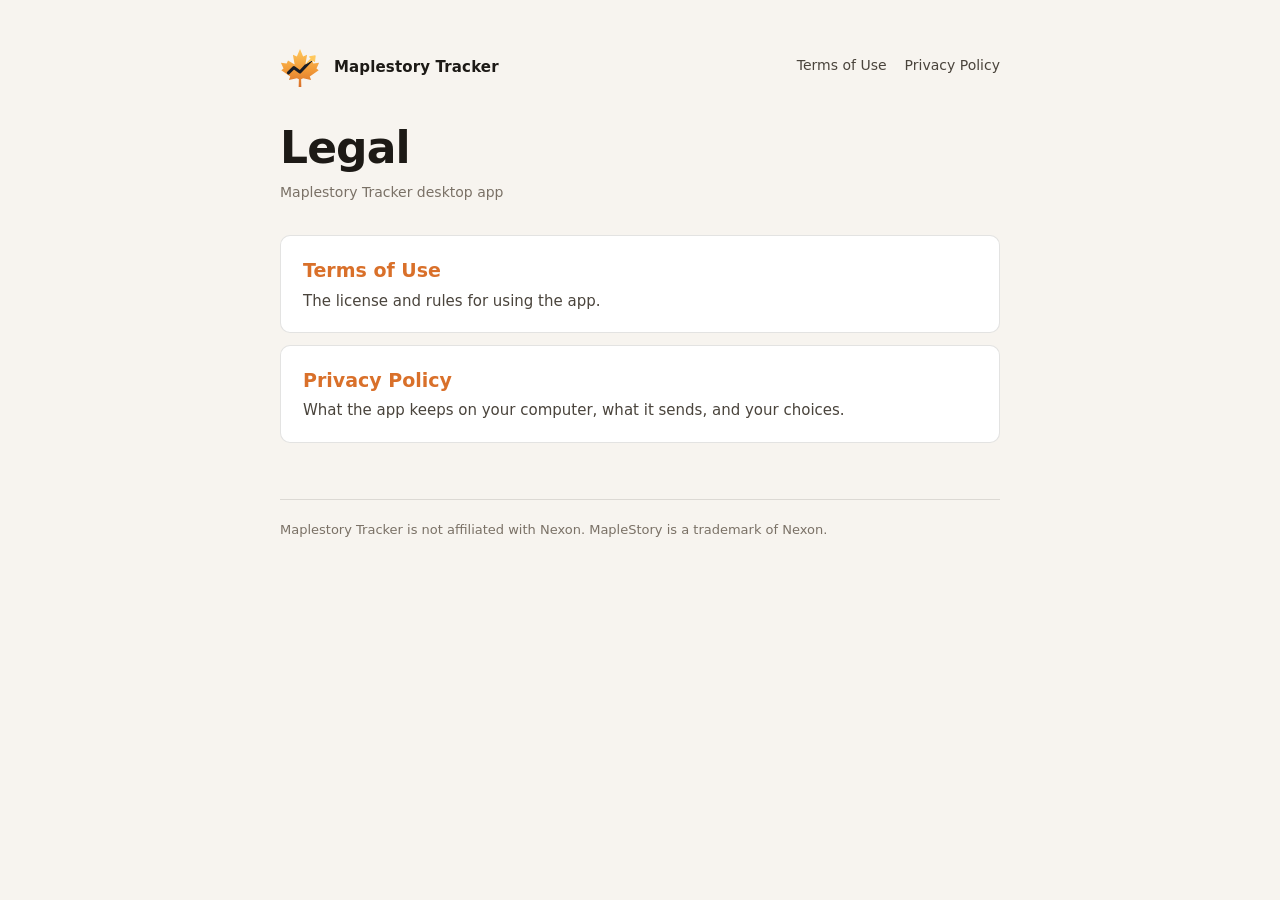
<file: index.html>
<!doctype html>
<html lang="en">
  <head>
    <meta charset="utf-8" />
    <meta name="viewport" content="width=device-width, initial-scale=1" />
    <title>Legal - Maplestory Tracker</title>
    <meta name="description" content="Terms of Use and Privacy Policy for the Maplestory Tracker desktop app." />
    <link rel="icon" href="icon.svg" type="image/svg+xml" />
    <link rel="stylesheet" href="legal.css" />
  </head>
  <body>
    <div class="page">
      <header class="masthead">
        <img class="mark" src="icon.svg" alt="" width="40" height="40" />
        <span class="app">Maplestory Tracker</span>
        <nav aria-label="Legal">
          <a href="terms.html">Terms of Use</a>
          <a href="privacy.html">Privacy Policy</a>
        </nav>
      </header>

      <main>
        <h1>Legal</h1>
        <p class="dates">Maplestory Tracker desktop app</p>
        <ul class="doc-list">
          <li>
            <a href="terms.html">Terms of Use</a>
            <span>The license and rules for using the app.</span>
          </li>
          <li>
            <a href="privacy.html">Privacy Policy</a>
            <span>What the app keeps on your computer, what it sends, and your choices.</span>
          </li>
        </ul>
      </main>

      <footer>Maplestory Tracker is not affiliated with Nexon. MapleStory is a trademark of Nexon.</footer>
    </div>
  </body>
</html>
</file>
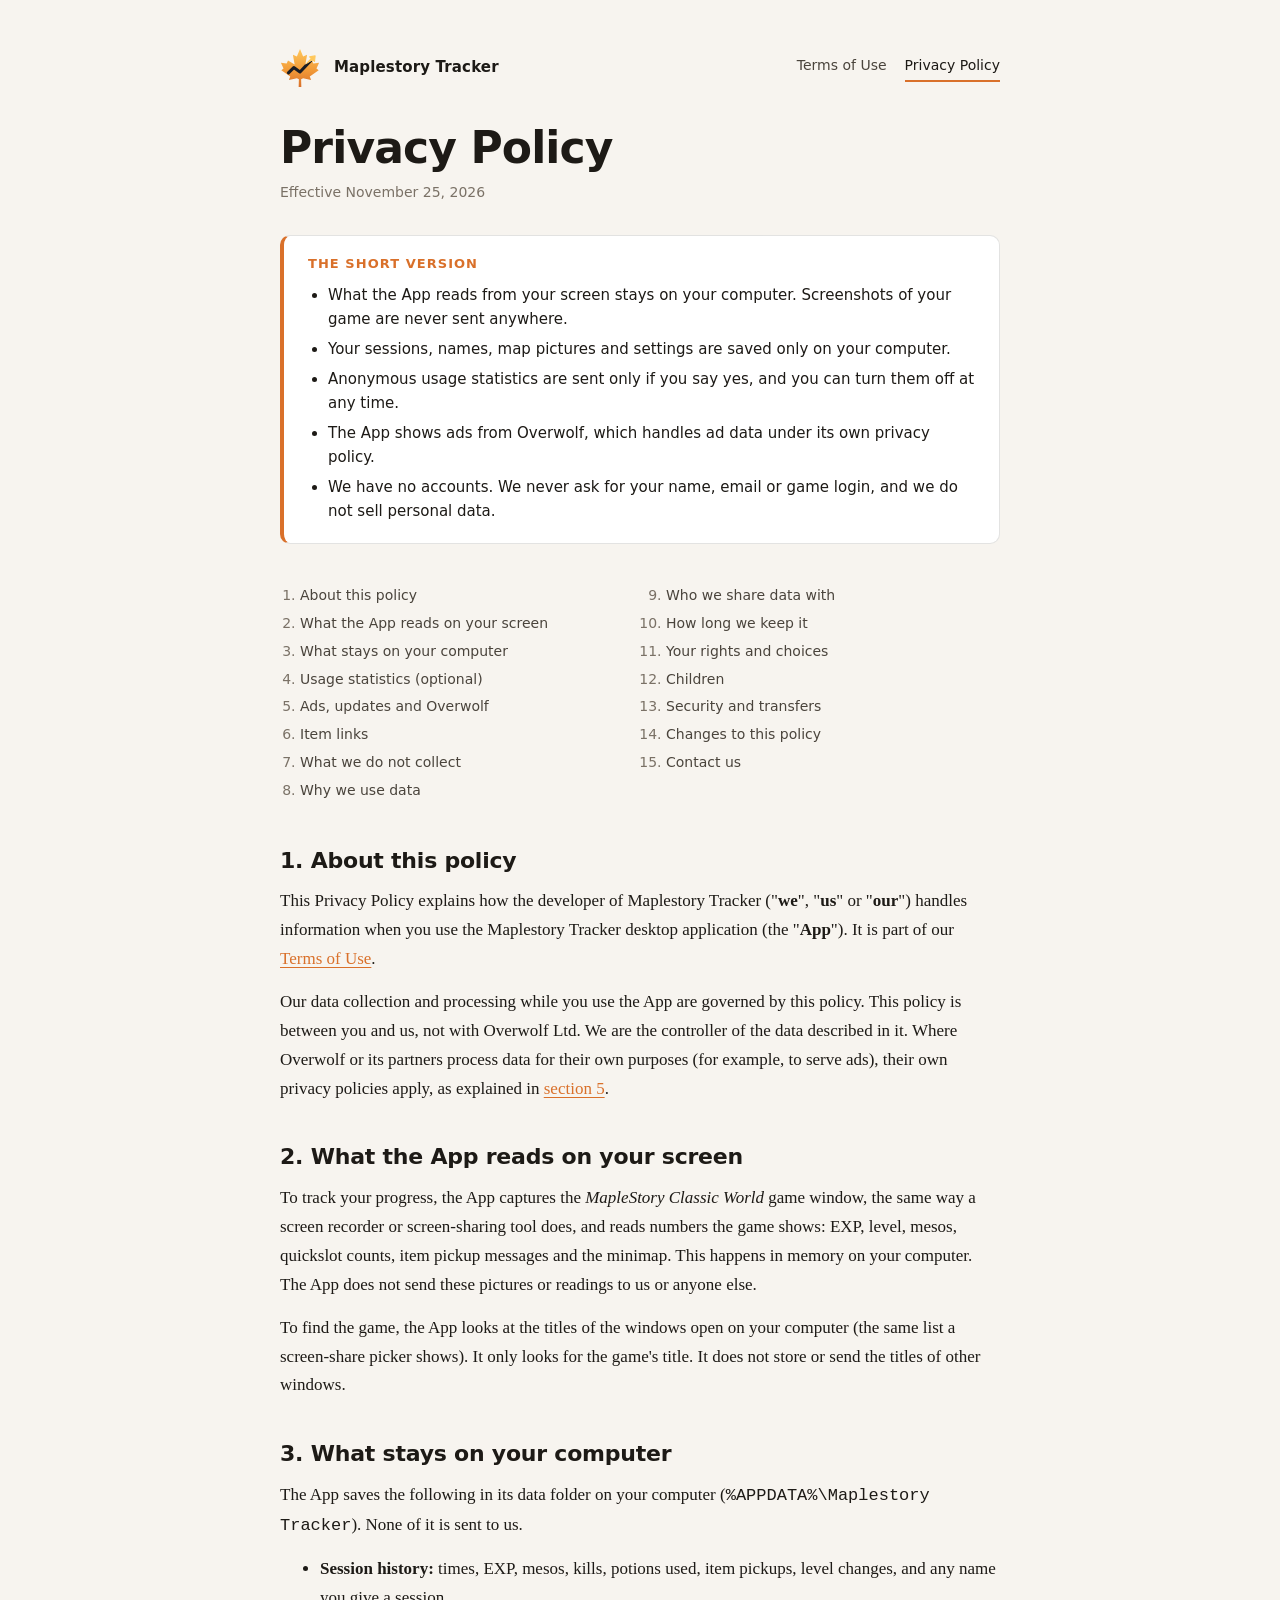
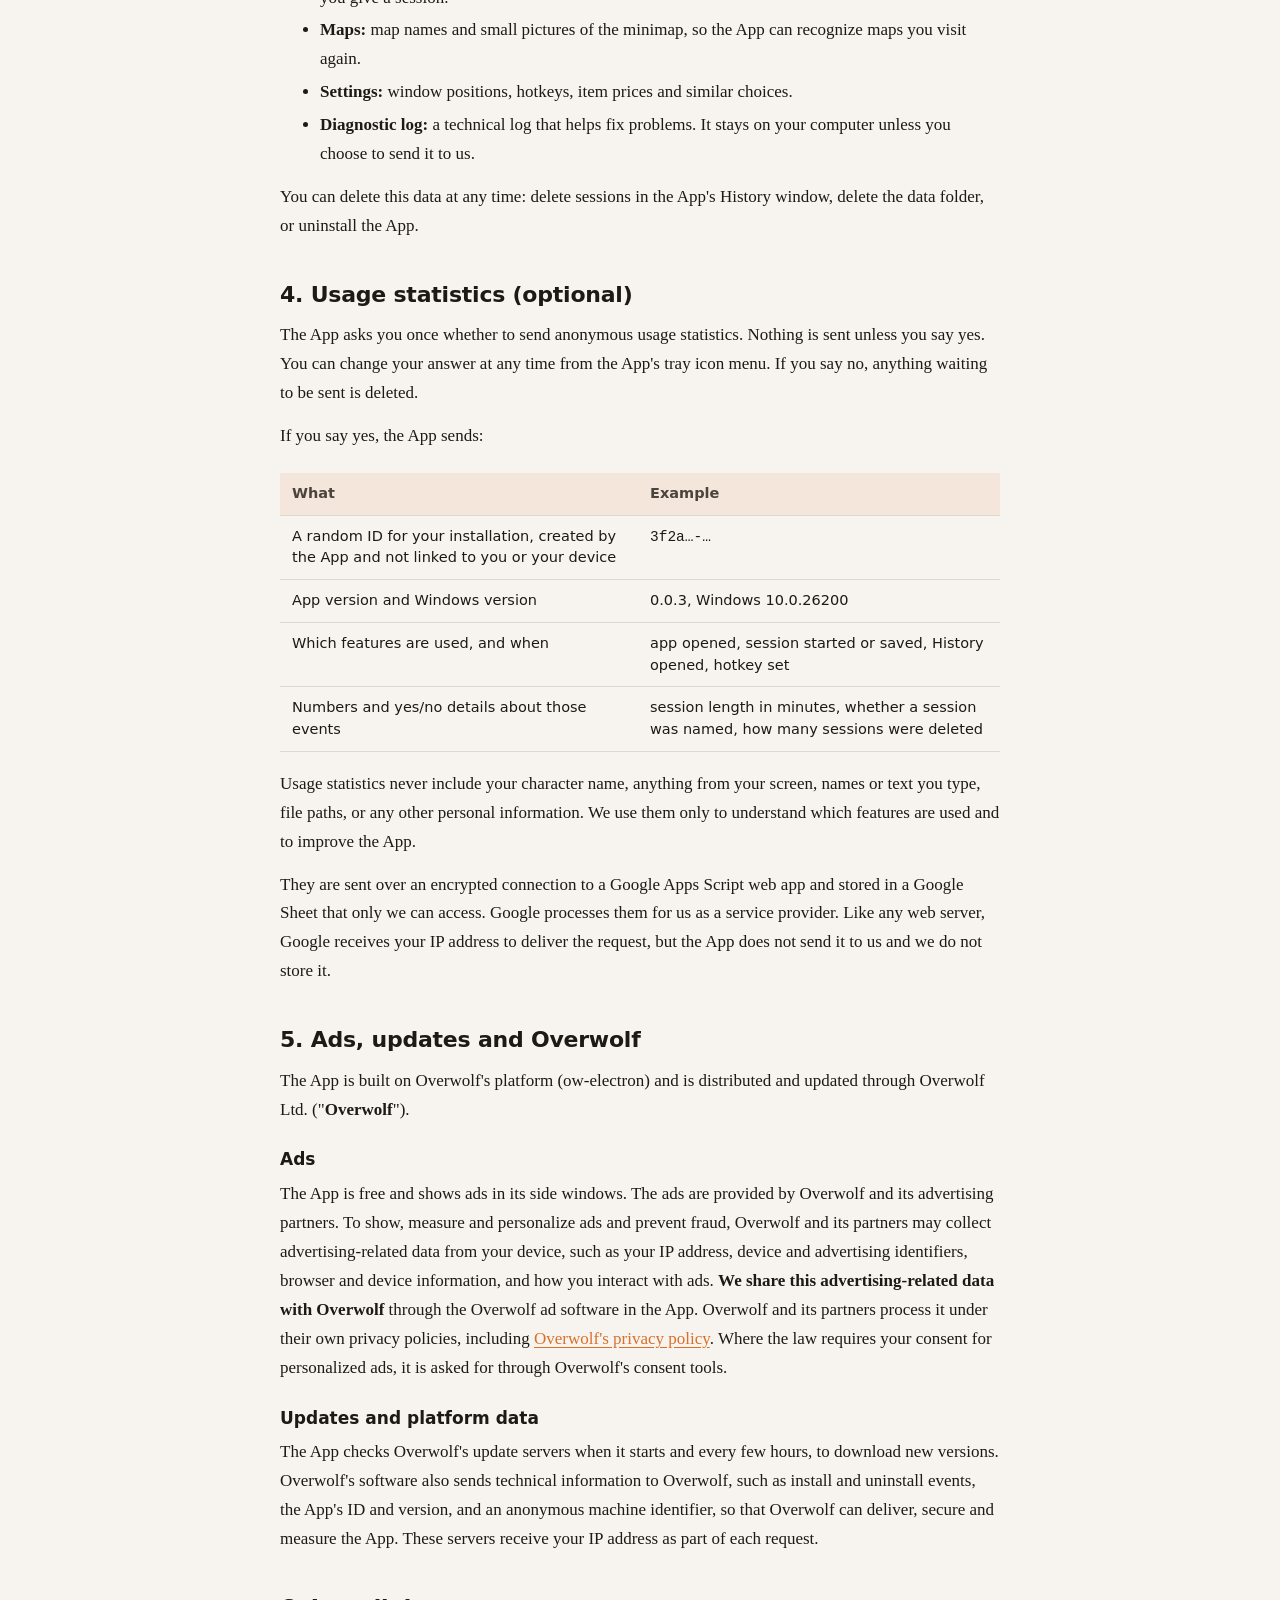
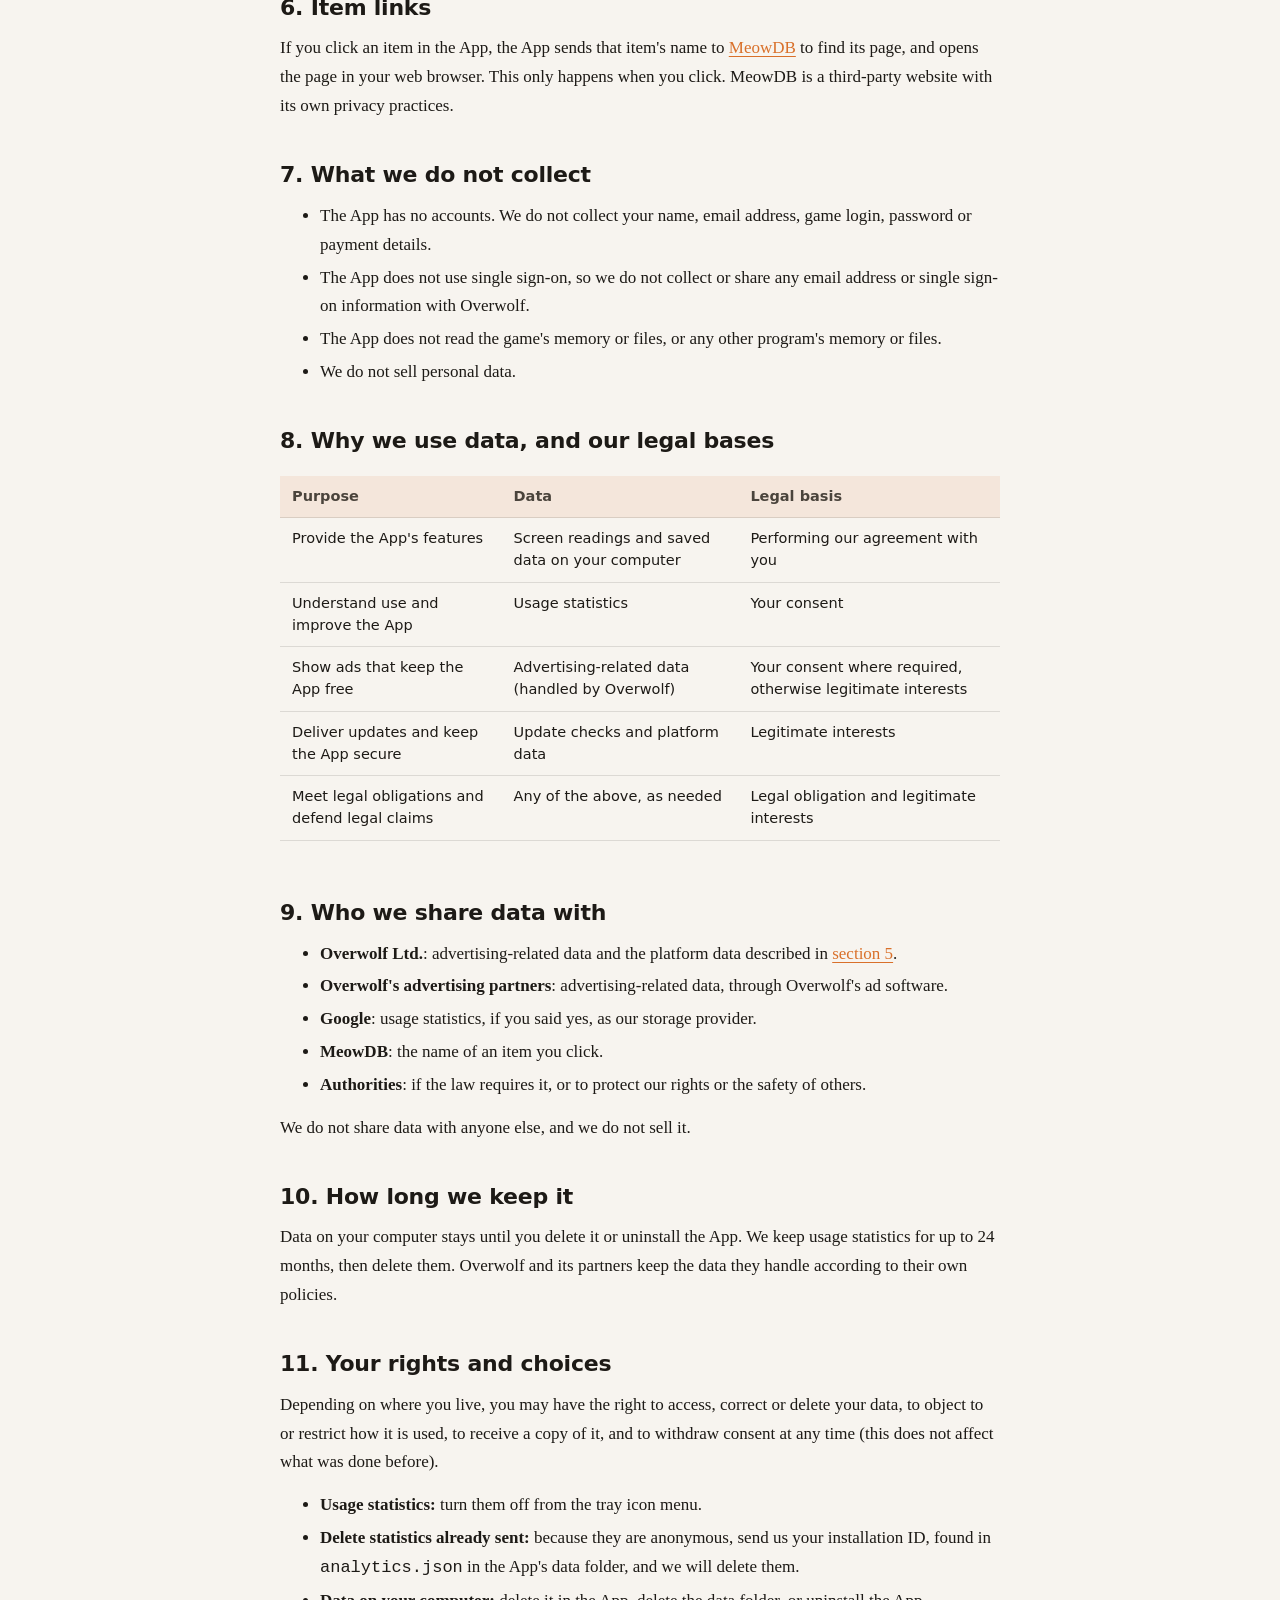
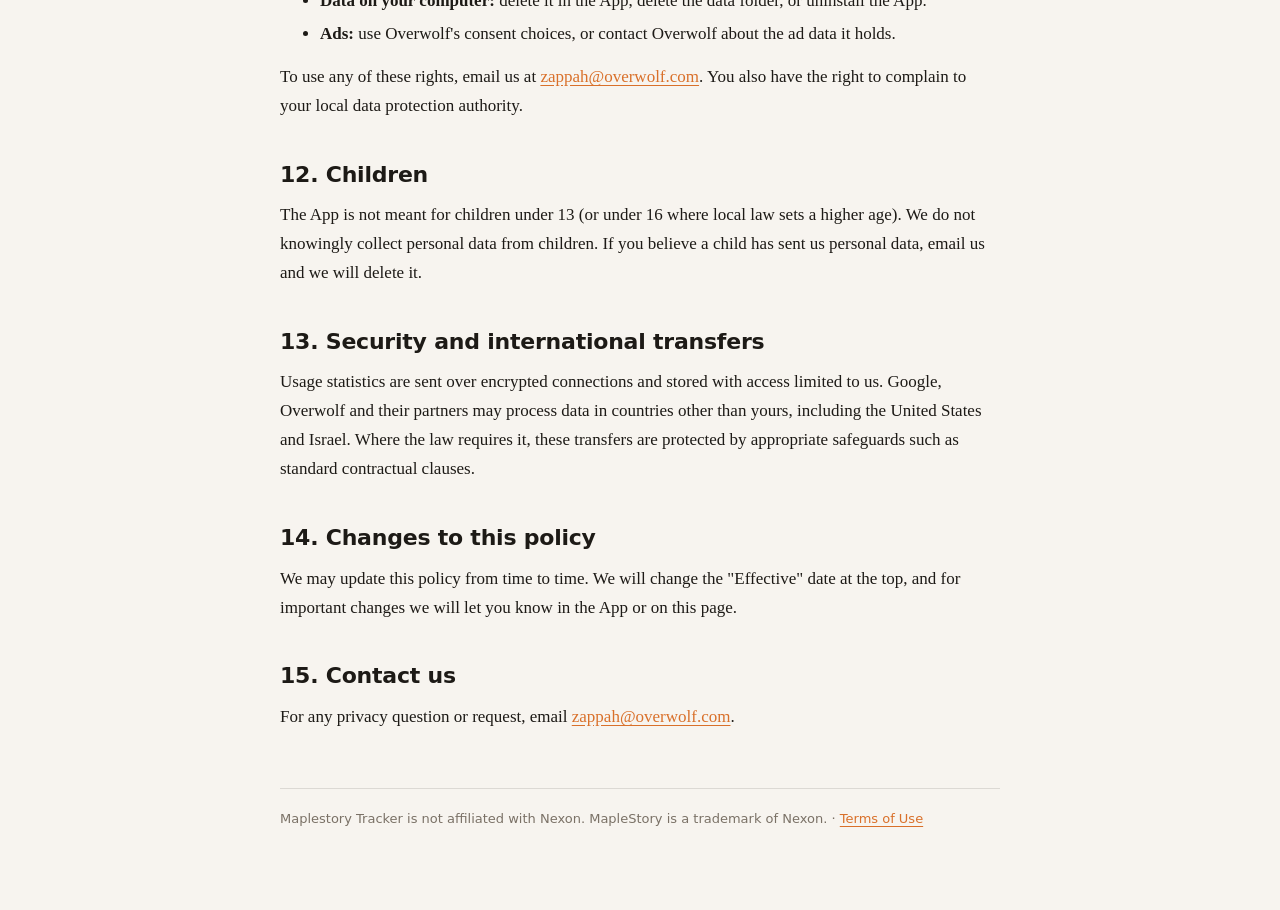
<file: privacy.html>
<!doctype html>
<html lang="en">
  <head>
    <meta charset="utf-8" />
    <meta name="viewport" content="width=device-width, initial-scale=1" />
    <title>Privacy Policy - Maplestory Tracker</title>
    <meta name="description" content="What the Maplestory Tracker desktop app keeps, what it sends, and your choices." />
    <link rel="icon" href="icon.svg" type="image/svg+xml" />
    <link rel="stylesheet" href="legal.css" />
  </head>
  <body>
    <div class="page">
      <header class="masthead">
        <img class="mark" src="icon.svg" alt="" width="40" height="40" />
        <span class="app">Maplestory Tracker</span>
        <nav aria-label="Legal">
          <a href="terms.html">Terms of Use</a>
          <a href="privacy.html" aria-current="page">Privacy Policy</a>
        </nav>
      </header>

      <main>
        <h1>Privacy Policy</h1>
        <p class="dates">Effective November 25, 2026</p>

        <aside class="summary" aria-labelledby="summary-title">
          <h2 id="summary-title">The short version</h2>
          <ul>
            <li>What the App reads from your screen stays on your computer. Screenshots of your game are never sent anywhere.</li>
            <li>Your sessions, names, map pictures and settings are saved only on your computer.</li>
            <li>Anonymous usage statistics are sent only if you say yes, and you can turn them off at any time.</li>
            <li>The App shows ads from Overwolf, which handles ad data under its own privacy policy.</li>
            <li>We have no accounts. We never ask for your name, email or game login, and we do not sell personal data.</li>
          </ul>
        </aside>

        <ol class="toc">
          <li><a href="#about">About this policy</a></li>
          <li><a href="#screen">What the App reads on your screen</a></li>
          <li><a href="#local">What stays on your computer</a></li>
          <li><a href="#stats">Usage statistics (optional)</a></li>
          <li><a href="#overwolf">Ads, updates and Overwolf</a></li>
          <li><a href="#links">Item links</a></li>
          <li><a href="#not">What we do not collect</a></li>
          <li><a href="#why">Why we use data</a></li>
          <li><a href="#sharing">Who we share data with</a></li>
          <li><a href="#keep">How long we keep it</a></li>
          <li><a href="#rights">Your rights and choices</a></li>
          <li><a href="#children">Children</a></li>
          <li><a href="#security">Security and transfers</a></li>
          <li><a href="#changes">Changes to this policy</a></li>
          <li><a href="#contact">Contact us</a></li>
        </ol>

        <section id="about">
          <h2>1. About this policy</h2>
          <p>
            This Privacy Policy explains how the developer of Maplestory Tracker ("<strong>we</strong>", "<strong>us</strong>"
            or "<strong>our</strong>") handles information when you use the Maplestory Tracker desktop application (the
            "<strong>App</strong>"). It is part of our <a href="terms.html">Terms of Use</a>.
          </p>
          <p>
            Our data collection and processing while you use the App are governed by this policy. This policy is between you and
            us, not with Overwolf Ltd. We are the controller of the data described in it. Where Overwolf or its partners process data
            for their own purposes (for example, to serve ads), their own privacy policies apply, as explained in
            <a href="#overwolf">section 5</a>.
          </p>
        </section>

        <section id="screen">
          <h2>2. What the App reads on your screen</h2>
          <p>
            To track your progress, the App captures the <em>MapleStory Classic World</em> game window, the same way a screen
            recorder or screen-sharing tool does, and reads numbers the game shows: EXP, level, mesos, quickslot counts, item pickup
            messages and the minimap. This happens in memory on your computer. The App does not send these pictures or readings to us
            or anyone else.
          </p>
          <p>
            To find the game, the App looks at the titles of the windows open on your computer (the same list a screen-share picker
            shows). It only looks for the game's title. It does not store or send the titles of other windows.
          </p>
        </section>

        <section id="local">
          <h2>3. What stays on your computer</h2>
          <p>
            The App saves the following in its data folder on your computer
            (<code>%APPDATA%\Maplestory Tracker</code>). None of it is sent to us.
          </p>
          <ul>
            <li><strong>Session history:</strong> times, EXP, mesos, kills, potions used, item pickups, level changes, and any name you give a session.</li>
            <li><strong>Maps:</strong> map names and small pictures of the minimap, so the App can recognize maps you visit again.</li>
            <li><strong>Settings:</strong> window positions, hotkeys, item prices and similar choices.</li>
            <li><strong>Diagnostic log:</strong> a technical log that helps fix problems. It stays on your computer unless you choose to send it to us.</li>
          </ul>
          <p>
            You can delete this data at any time: delete sessions in the App's History window, delete the data folder, or uninstall
            the App.
          </p>
        </section>

        <section id="stats">
          <h2>4. Usage statistics (optional)</h2>
          <p>
            The App asks you once whether to send anonymous usage statistics. Nothing is sent unless you say yes. You can change your
            answer at any time from the App's tray icon menu. If you say no, anything waiting to be sent is deleted.
          </p>
          <p>If you say yes, the App sends:</p>
          <div class="table-wrap">
            <table>
              <thead>
                <tr><th scope="col">What</th><th scope="col">Example</th></tr>
              </thead>
              <tbody>
                <tr><td>A random ID for your installation, created by the App and not linked to you or your device</td><td><code>3f2a…-…</code></td></tr>
                <tr><td>App version and Windows version</td><td>0.0.3, Windows 10.0.26200</td></tr>
                <tr><td>Which features are used, and when</td><td>app opened, session started or saved, History opened, hotkey set</td></tr>
                <tr><td>Numbers and yes/no details about those events</td><td>session length in minutes, whether a session was named, how many sessions were deleted</td></tr>
              </tbody>
            </table>
          </div>
          <p>
            Usage statistics never include your character name, anything from your screen, names or text you type, file paths, or
            any other personal information. We use them only to understand which features are used and to improve the App.
          </p>
          <p>
            They are sent over an encrypted connection to a Google Apps Script web app and stored in a Google Sheet that only we can
            access. Google processes them for us as a service provider. Like any web server, Google receives your IP address to
            deliver the request, but the App does not send it to us and we do not store it.
          </p>
        </section>

        <section id="overwolf">
          <h2>5. Ads, updates and Overwolf</h2>
          <p>
            The App is built on Overwolf's platform (ow-electron) and is distributed and updated through Overwolf Ltd.
            ("<strong>Overwolf</strong>").
          </p>
          <h3>Ads</h3>
          <p>
            The App is free and shows ads in its side windows. The ads are provided by Overwolf and its advertising partners. To show,
            measure and personalize ads and prevent fraud, Overwolf and its partners may collect advertising-related data from your
            device, such as your IP address, device and advertising identifiers, browser and device information, and how you interact
            with ads. <strong>We share this advertising-related data with Overwolf</strong> through the Overwolf ad software in the
            App. Overwolf and its partners process it under their own privacy policies, including
            <a href="https://legal.overwolf.com/">Overwolf's privacy policy</a>. Where the law requires your consent for
            personalized ads, it is asked for through Overwolf's consent tools.
          </p>
          <h3>Updates and platform data</h3>
          <p>
            The App checks Overwolf's update servers when it starts and every few hours, to download new versions. Overwolf's software
            also sends technical information to Overwolf, such as install and uninstall events, the App's ID and version, and an
            anonymous machine identifier, so that Overwolf can deliver, secure and measure the App. These servers receive your IP
            address as part of each request.
          </p>
        </section>

        <section id="links">
          <h2>6. Item links</h2>
          <p>
            If you click an item in the App, the App sends that item's name to <a href="https://meowdb.com/msclassic">MeowDB</a> to
            find its page, and opens the page in your web browser. This only happens when you click. MeowDB is a third-party website
            with its own privacy practices.
          </p>
        </section>

        <section id="not">
          <h2>7. What we do not collect</h2>
          <ul>
            <li>The App has no accounts. We do not collect your name, email address, game login, password or payment details.</li>
            <li>The App does not use single sign-on, so we do not collect or share any email address or single sign-on information with Overwolf.</li>
            <li>The App does not read the game's memory or files, or any other program's memory or files.</li>
            <li>We do not sell personal data.</li>
          </ul>
        </section>

        <section id="why">
          <h2>8. Why we use data, and our legal bases</h2>
          <div class="table-wrap">
            <table>
              <thead>
                <tr><th scope="col">Purpose</th><th scope="col">Data</th><th scope="col">Legal basis</th></tr>
              </thead>
              <tbody>
                <tr><td>Provide the App's features</td><td>Screen readings and saved data on your computer</td><td>Performing our agreement with you</td></tr>
                <tr><td>Understand use and improve the App</td><td>Usage statistics</td><td>Your consent</td></tr>
                <tr><td>Show ads that keep the App free</td><td>Advertising-related data (handled by Overwolf)</td><td>Your consent where required, otherwise legitimate interests</td></tr>
                <tr><td>Deliver updates and keep the App secure</td><td>Update checks and platform data</td><td>Legitimate interests</td></tr>
                <tr><td>Meet legal obligations and defend legal claims</td><td>Any of the above, as needed</td><td>Legal obligation and legitimate interests</td></tr>
              </tbody>
            </table>
          </div>
        </section>

        <section id="sharing">
          <h2>9. Who we share data with</h2>
          <ul>
            <li><strong>Overwolf Ltd.</strong>: advertising-related data and the platform data described in <a href="#overwolf">section 5</a>.</li>
            <li><strong>Overwolf's advertising partners</strong>: advertising-related data, through Overwolf's ad software.</li>
            <li><strong>Google</strong>: usage statistics, if you said yes, as our storage provider.</li>
            <li><strong>MeowDB</strong>: the name of an item you click.</li>
            <li><strong>Authorities</strong>: if the law requires it, or to protect our rights or the safety of others.</li>
          </ul>
          <p>We do not share data with anyone else, and we do not sell it.</p>
        </section>

        <section id="keep">
          <h2>10. How long we keep it</h2>
          <p>
            Data on your computer stays until you delete it or uninstall the App. We keep usage statistics for up to
            24 months, then delete them. Overwolf and its partners keep the data they handle according to
            their own policies.
          </p>
        </section>

        <section id="rights">
          <h2>11. Your rights and choices</h2>
          <p>
            Depending on where you live, you may have the right to access, correct or delete your data, to object to or restrict how
            it is used, to receive a copy of it, and to withdraw consent at any time (this does not affect what was done before).
          </p>
          <ul>
            <li><strong>Usage statistics:</strong> turn them off from the tray icon menu.</li>
            <li>
              <strong>Delete statistics already sent:</strong> because they are anonymous, send us your installation ID, found in
              <code>analytics.json</code> in the App's data folder, and we will delete them.
            </li>
            <li><strong>Data on your computer:</strong> delete it in the App, delete the data folder, or uninstall the App.</li>
            <li><strong>Ads:</strong> use Overwolf's consent choices, or contact Overwolf about the ad data it holds.</li>
          </ul>
          <p>
            To use any of these rights, email us at <a href="mailto:zappah@overwolf.com">zappah@overwolf.com</a>. You also have the
            right to complain to your local data protection authority.
          </p>
        </section>

        <section id="children">
          <h2>12. Children</h2>
          <p>
            The App is not meant for children under 13 (or under 16 where local law sets a higher age). We do not knowingly collect
            personal data from children. If you believe a child has sent us personal data, email us and we will delete it.
          </p>
        </section>

        <section id="security">
          <h2>13. Security and international transfers</h2>
          <p>
            Usage statistics are sent over encrypted connections and stored with access limited to us. Google, Overwolf and their
            partners may process data in countries other than yours, including the United States and Israel. Where the law requires
            it, these transfers are protected by appropriate safeguards such as standard contractual clauses.
          </p>
        </section>

        <section id="changes">
          <h2>14. Changes to this policy</h2>
          <p>
            We may update this policy from time to time. We will change the "Effective" date at the top, and for important changes we
            will let you know in the App or on this page.
          </p>
        </section>

        <section id="contact">
          <h2>15. Contact us</h2>
          <p>
            For any privacy question or request, email <a href="mailto:zappah@overwolf.com">zappah@overwolf.com</a>.
          </p>
        </section>
      </main>

      <footer>
        Maplestory Tracker is not affiliated with Nexon. MapleStory is a trademark of Nexon.
        · <a href="terms.html">Terms of Use</a>
      </footer>
    </div>
  </body>
</html>
</file>
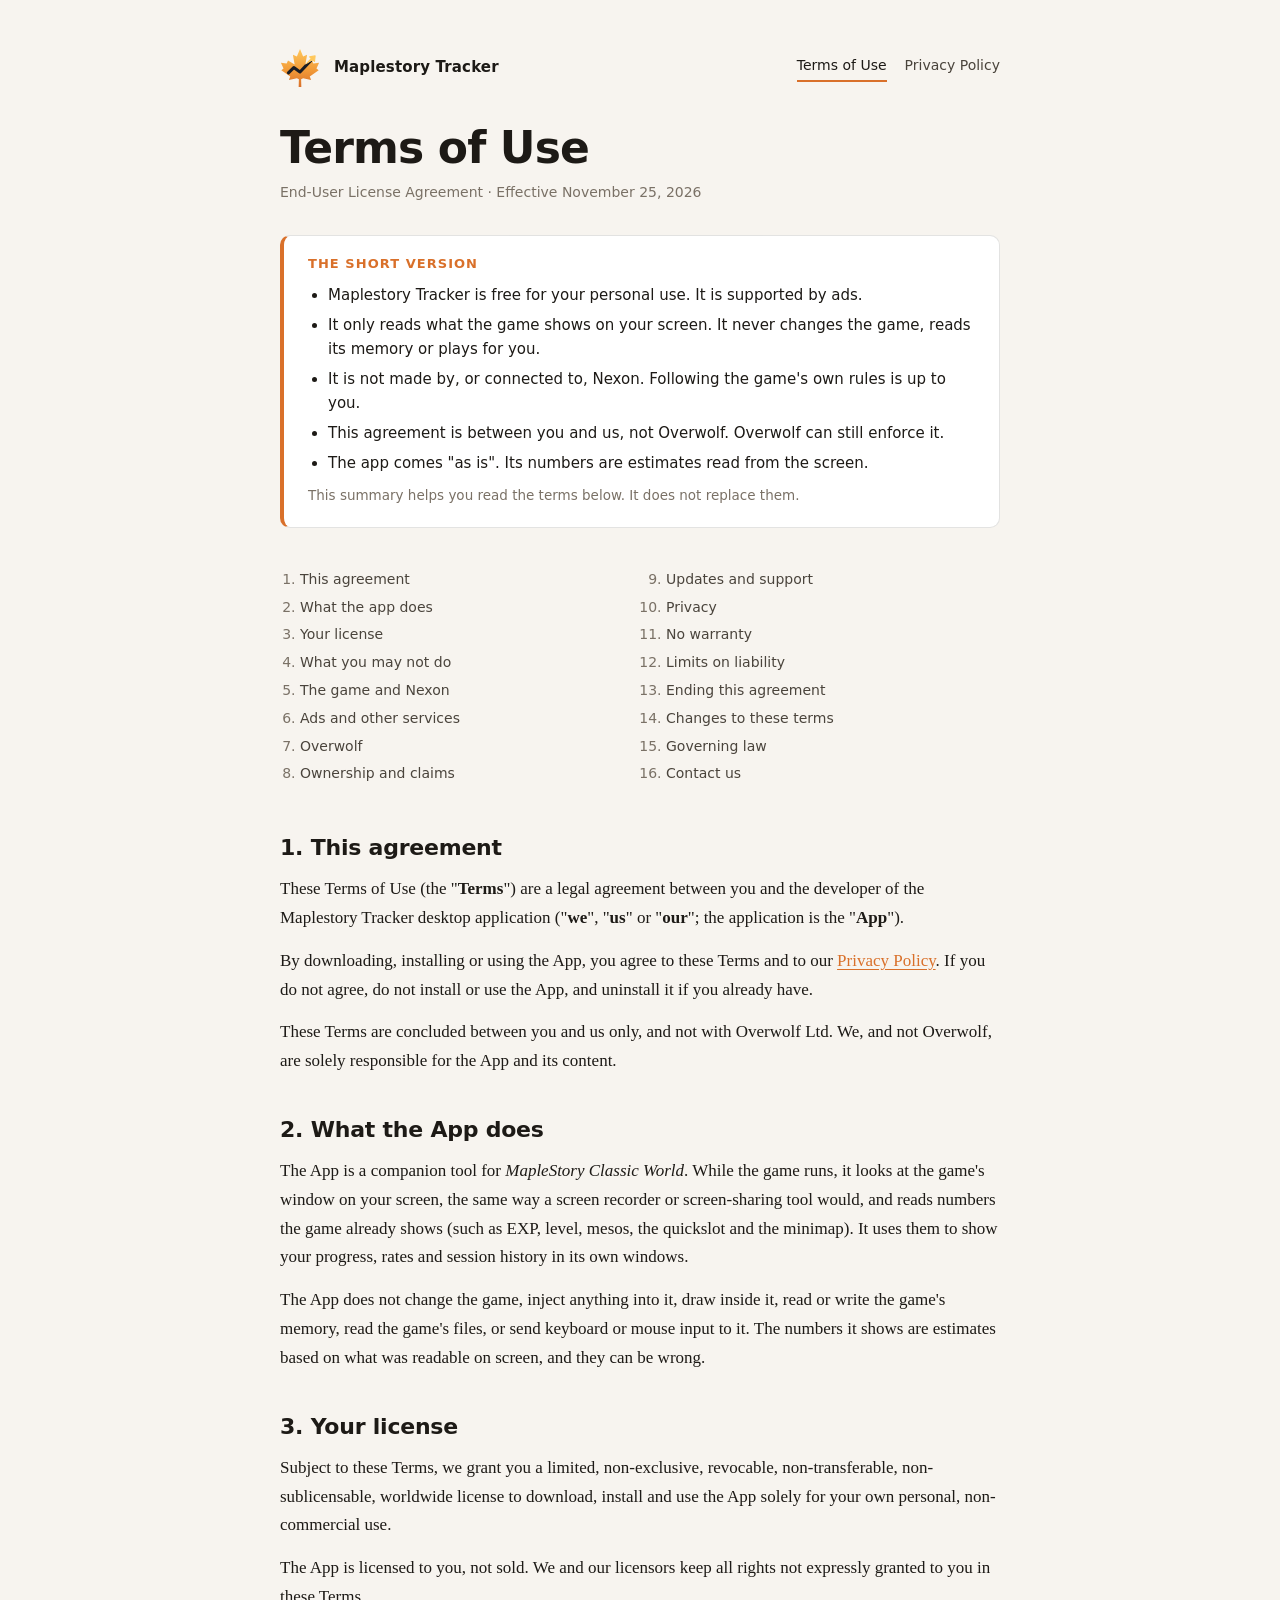
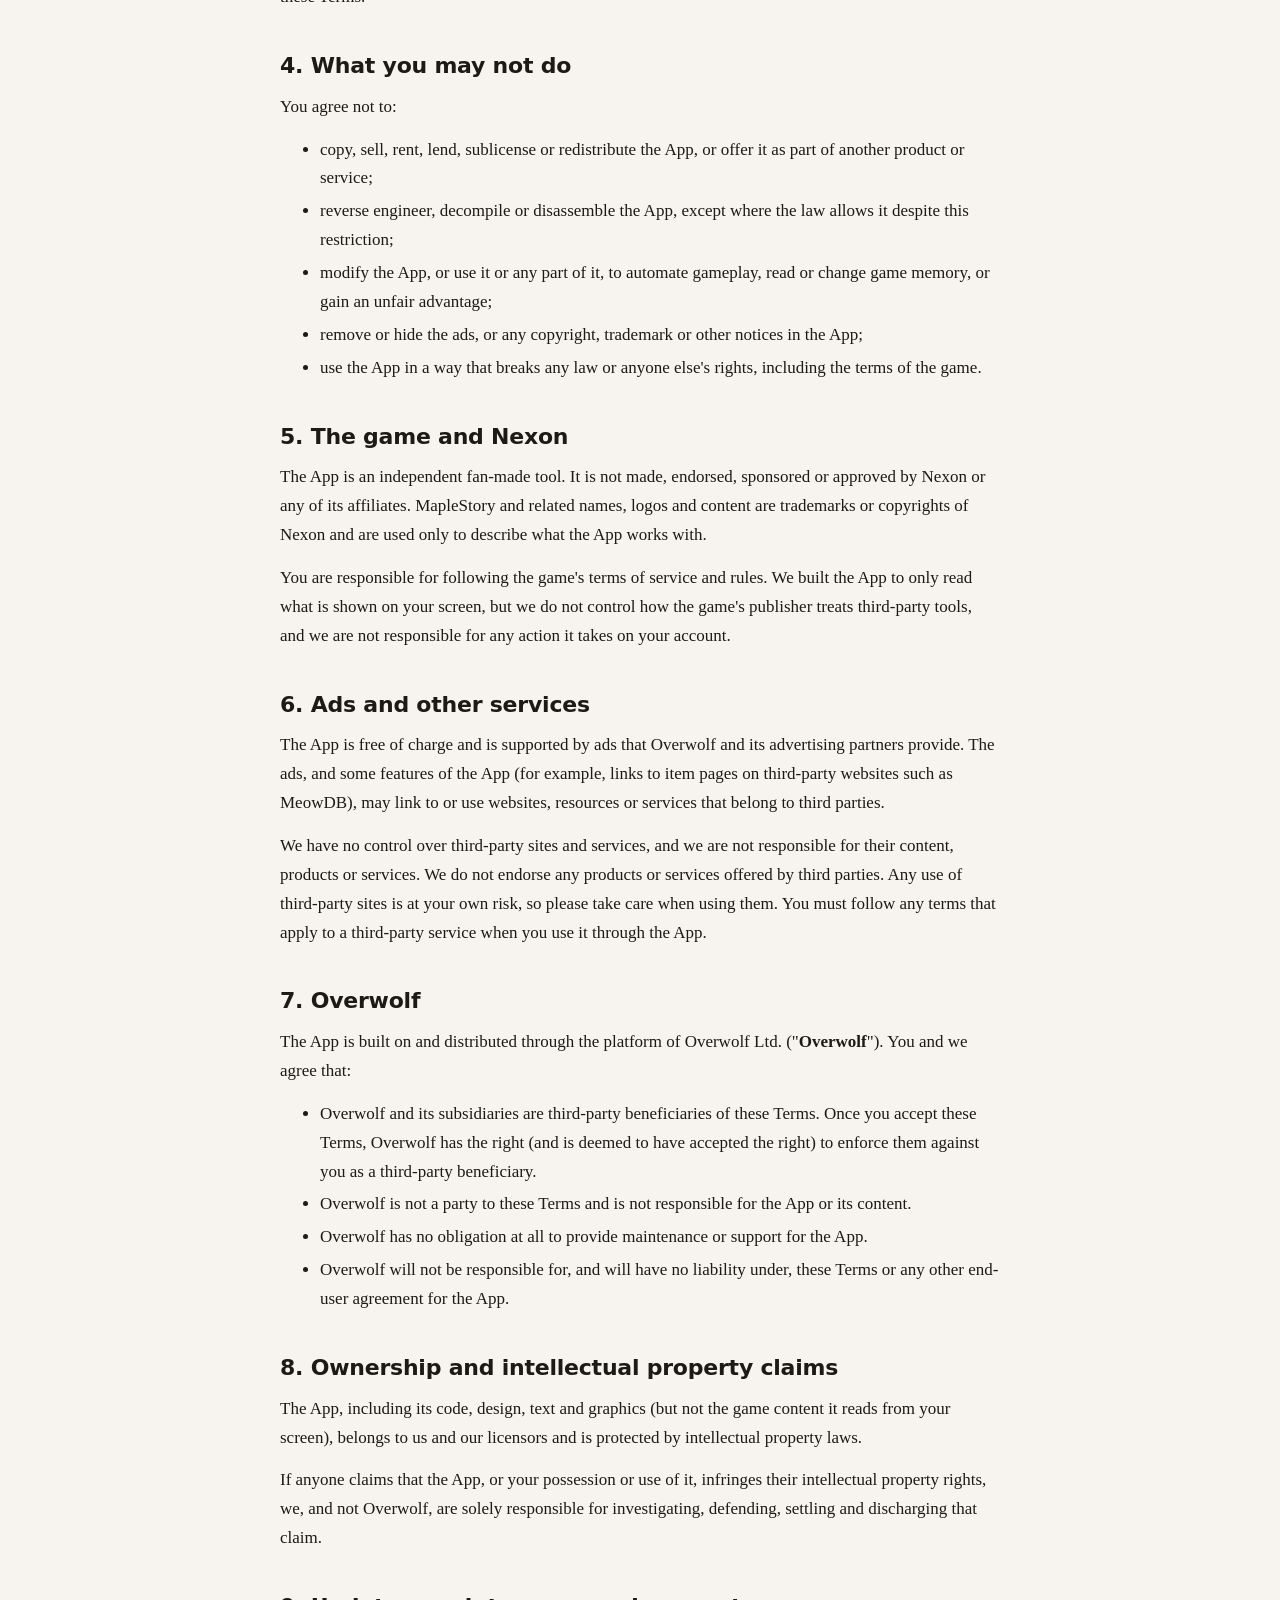
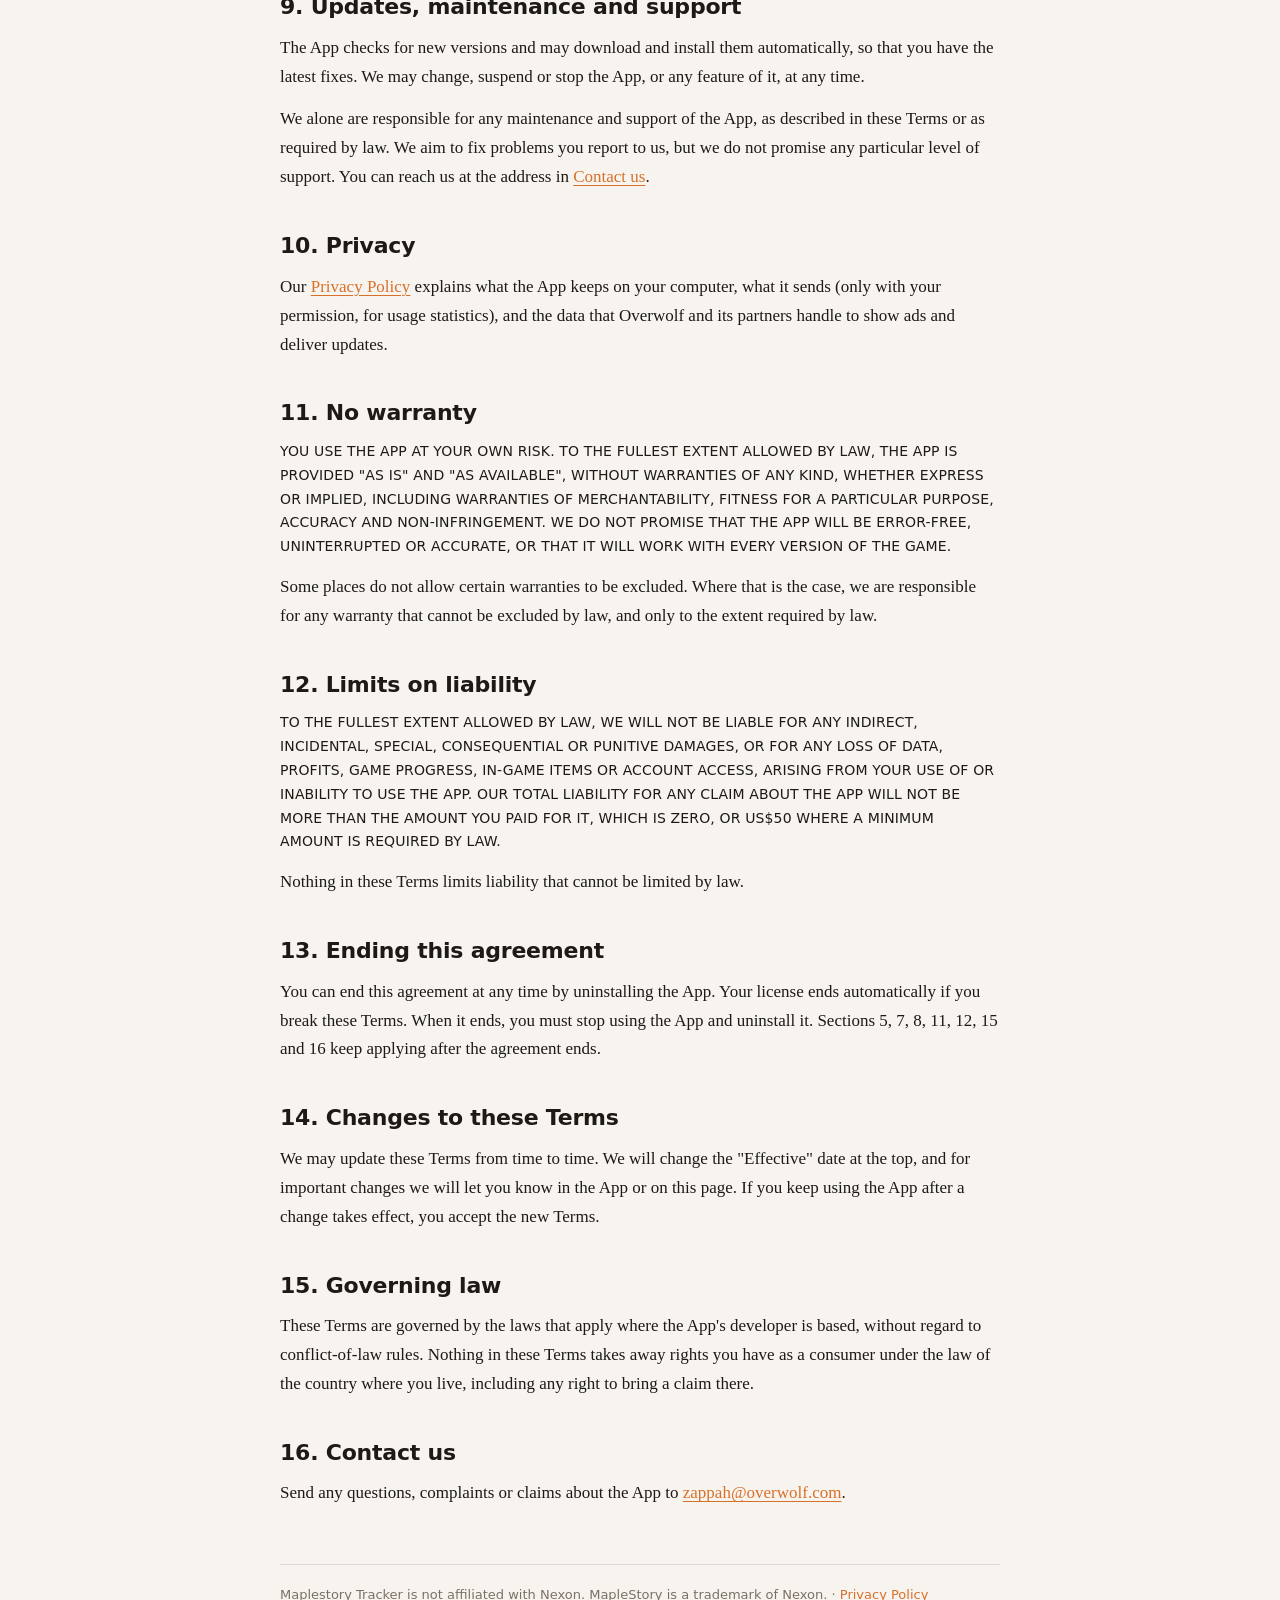
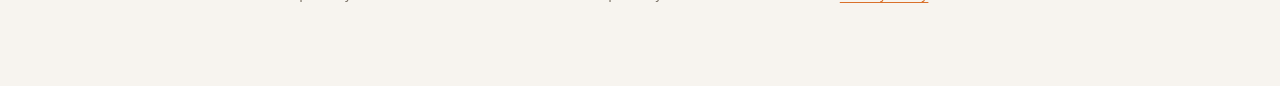
<file: terms.html>
<!doctype html>
<html lang="en">
  <head>
    <meta charset="utf-8" />
    <meta name="viewport" content="width=device-width, initial-scale=1" />
    <title>Terms of Use - Maplestory Tracker</title>
    <meta name="description" content="The end-user license terms for the Maplestory Tracker desktop app." />
    <link rel="icon" href="icon.svg" type="image/svg+xml" />
    <link rel="stylesheet" href="legal.css" />
  </head>
  <body>
    <div class="page">
      <header class="masthead">
        <img class="mark" src="icon.svg" alt="" width="40" height="40" />
        <span class="app">Maplestory Tracker</span>
        <nav aria-label="Legal">
          <a href="terms.html" aria-current="page">Terms of Use</a>
          <a href="privacy.html">Privacy Policy</a>
        </nav>
      </header>

      <main>
        <h1>Terms of Use</h1>
        <p class="dates">End-User License Agreement · Effective November 25, 2026</p>

        <aside class="summary" aria-labelledby="summary-title">
          <h2 id="summary-title">The short version</h2>
          <ul>
            <li>Maplestory Tracker is free for your personal use. It is supported by ads.</li>
            <li>It only reads what the game shows on your screen. It never changes the game, reads its memory or plays for you.</li>
            <li>It is not made by, or connected to, Nexon. Following the game's own rules is up to you.</li>
            <li>This agreement is between you and us, not Overwolf. Overwolf can still enforce it.</li>
            <li>The app comes "as is". Its numbers are estimates read from the screen.</li>
          </ul>
          <p class="summary-note">This summary helps you read the terms below. It does not replace them.</p>
        </aside>

        <ol class="toc">
          <li><a href="#agreement">This agreement</a></li>
          <li><a href="#app">What the app does</a></li>
          <li><a href="#license">Your license</a></li>
          <li><a href="#rules">What you may not do</a></li>
          <li><a href="#game">The game and Nexon</a></li>
          <li><a href="#ads">Ads and other services</a></li>
          <li><a href="#overwolf">Overwolf</a></li>
          <li><a href="#ip">Ownership and claims</a></li>
          <li><a href="#updates">Updates and support</a></li>
          <li><a href="#privacy">Privacy</a></li>
          <li><a href="#warranty">No warranty</a></li>
          <li><a href="#liability">Limits on liability</a></li>
          <li><a href="#ending">Ending this agreement</a></li>
          <li><a href="#changes">Changes to these terms</a></li>
          <li><a href="#law">Governing law</a></li>
          <li><a href="#contact">Contact us</a></li>
        </ol>

        <section id="agreement">
          <h2>1. This agreement</h2>
          <p>
            These Terms of Use (the "<strong>Terms</strong>") are a legal agreement between you and the developer of the
            Maplestory Tracker desktop application ("<strong>we</strong>", "<strong>us</strong>" or "<strong>our</strong>";
            the application is the "<strong>App</strong>").
          </p>
          <p>
            By downloading, installing or using the App, you agree to these Terms and to our
            <a href="privacy.html">Privacy Policy</a>. If you do not agree, do not install or use the App, and uninstall it if you already have.
          </p>
          <p>
            These Terms are concluded between you and us only, and not with Overwolf Ltd. We, and not Overwolf, are solely
            responsible for the App and its content.
          </p>
        </section>

        <section id="app">
          <h2>2. What the App does</h2>
          <p>
            The App is a companion tool for <em>MapleStory Classic World</em>. While the game runs, it looks at the game's window
            on your screen, the same way a screen recorder or screen-sharing tool would, and reads numbers the game already shows
            (such as EXP, level, mesos, the quickslot and the minimap). It uses them to show your progress, rates and session
            history in its own windows.
          </p>
          <p>
            The App does not change the game, inject anything into it, draw inside it, read or write the game's memory, read the
            game's files, or send keyboard or mouse input to it. The numbers it shows are estimates based on what was readable on
            screen, and they can be wrong.
          </p>
        </section>

        <section id="license">
          <h2>3. Your license</h2>
          <p>
            Subject to these Terms, we grant you a limited, non-exclusive, revocable, non-transferable, non-sublicensable, worldwide
            license to download, install and use the App solely for your own personal, non-commercial use.
          </p>
          <p>
            The App is licensed to you, not sold. We and our licensors keep all rights not expressly granted to you in these Terms.
          </p>
        </section>

        <section id="rules">
          <h2>4. What you may not do</h2>
          <p>You agree not to:</p>
          <ul>
            <li>copy, sell, rent, lend, sublicense or redistribute the App, or offer it as part of another product or service;</li>
            <li>reverse engineer, decompile or disassemble the App, except where the law allows it despite this restriction;</li>
            <li>modify the App, or use it or any part of it, to automate gameplay, read or change game memory, or gain an unfair advantage;</li>
            <li>remove or hide the ads, or any copyright, trademark or other notices in the App;</li>
            <li>use the App in a way that breaks any law or anyone else's rights, including the terms of the game.</li>
          </ul>
        </section>

        <section id="game">
          <h2>5. The game and Nexon</h2>
          <p>
            The App is an independent fan-made tool. It is not made, endorsed, sponsored or approved by Nexon or any of its
            affiliates. MapleStory and related names, logos and content are trademarks or copyrights of Nexon and are used only to
            describe what the App works with.
          </p>
          <p>
            You are responsible for following the game's terms of service and rules. We built the App to only read what is shown on
            your screen, but we do not control how the game's publisher treats third-party tools, and we are not responsible for any
            action it takes on your account.
          </p>
        </section>

        <section id="ads">
          <h2>6. Ads and other services</h2>
          <p>
            The App is free of charge and is supported by ads that Overwolf and its advertising partners provide. The ads, and some
            features of the App (for example, links to item pages on third-party websites such as MeowDB), may link to or use
            websites, resources or services that belong to third parties.
          </p>
          <p>
            We have no control over third-party sites and services, and we are not responsible for their content, products or
            services. We do not endorse any products or services offered by third parties. Any use of third-party sites is at your
            own risk, so please take care when using them. You must follow any terms that apply to a third-party service when you use
            it through the App.
          </p>
        </section>

        <section id="overwolf">
          <h2>7. Overwolf</h2>
          <p>
            The App is built on and distributed through the platform of Overwolf Ltd. ("<strong>Overwolf</strong>").
            You and we agree that:
          </p>
          <ul>
            <li>
              Overwolf and its subsidiaries are third-party beneficiaries of these Terms. Once you accept these Terms, Overwolf has
              the right (and is deemed to have accepted the right) to enforce them against you as a third-party beneficiary.
            </li>
            <li>Overwolf is not a party to these Terms and is not responsible for the App or its content.</li>
            <li>Overwolf has no obligation at all to provide maintenance or support for the App.</li>
            <li>Overwolf will not be responsible for, and will have no liability under, these Terms or any other end-user agreement for the App.</li>
          </ul>
        </section>

        <section id="ip">
          <h2>8. Ownership and intellectual property claims</h2>
          <p>
            The App, including its code, design, text and graphics (but not the game content it reads from your screen), belongs to
            us and our licensors and is protected by intellectual property laws.
          </p>
          <p>
            If anyone claims that the App, or your possession or use of it, infringes their intellectual property rights, we, and not
            Overwolf, are solely responsible for investigating, defending, settling and discharging that claim.
          </p>
        </section>

        <section id="updates">
          <h2>9. Updates, maintenance and support</h2>
          <p>
            The App checks for new versions and may download and install them automatically, so that you have the latest fixes. We
            may change, suspend or stop the App, or any feature of it, at any time.
          </p>
          <p>
            We alone are responsible for any maintenance and support of the App, as described in these Terms or as required by law.
            We aim to fix problems you report to us, but we do not promise any particular level of support. You can reach us at the
            address in <a href="#contact">Contact us</a>.
          </p>
        </section>

        <section id="privacy">
          <h2>10. Privacy</h2>
          <p>
            Our <a href="privacy.html">Privacy Policy</a> explains what the App keeps on your computer, what it sends (only with your
            permission, for usage statistics), and the data that Overwolf and its partners handle to show ads and deliver updates.
          </p>
        </section>

        <section id="warranty">
          <h2>11. No warranty</h2>
          <p class="caps">
            YOU USE THE APP AT YOUR OWN RISK. TO THE FULLEST EXTENT ALLOWED BY LAW, THE APP IS PROVIDED "AS IS" AND "AS AVAILABLE",
            WITHOUT WARRANTIES OF ANY KIND, WHETHER EXPRESS OR IMPLIED, INCLUDING WARRANTIES OF MERCHANTABILITY, FITNESS FOR A
            PARTICULAR PURPOSE, ACCURACY AND NON-INFRINGEMENT. WE DO NOT PROMISE THAT THE APP WILL BE ERROR-FREE, UNINTERRUPTED OR
            ACCURATE, OR THAT IT WILL WORK WITH EVERY VERSION OF THE GAME.
          </p>
          <p>
            Some places do not allow certain warranties to be excluded. Where that is the case, we are responsible for any warranty
            that cannot be excluded by law, and only to the extent required by law.
          </p>
        </section>

        <section id="liability">
          <h2>12. Limits on liability</h2>
          <p class="caps">
            TO THE FULLEST EXTENT ALLOWED BY LAW, WE WILL NOT BE LIABLE FOR ANY INDIRECT, INCIDENTAL, SPECIAL, CONSEQUENTIAL OR
            PUNITIVE DAMAGES, OR FOR ANY LOSS OF DATA, PROFITS, GAME PROGRESS, IN-GAME ITEMS OR ACCOUNT ACCESS, ARISING FROM YOUR USE OF
            OR INABILITY TO USE THE APP. OUR TOTAL LIABILITY FOR ANY CLAIM ABOUT THE APP WILL NOT BE MORE THAN THE AMOUNT YOU PAID FOR
            IT, WHICH IS ZERO, OR US$50 WHERE A MINIMUM AMOUNT IS REQUIRED BY LAW.
          </p>
          <p>Nothing in these Terms limits liability that cannot be limited by law.</p>
        </section>

        <section id="ending">
          <h2>13. Ending this agreement</h2>
          <p>
            You can end this agreement at any time by uninstalling the App. Your license ends automatically if you break these Terms.
            When it ends, you must stop using the App and uninstall it. Sections 5, 7, 8, 11, 12, 15 and 16 keep applying after the
            agreement ends.
          </p>
        </section>

        <section id="changes">
          <h2>14. Changes to these Terms</h2>
          <p>
            We may update these Terms from time to time. We will change the "Effective" date at the top, and for important changes we
            will let you know in the App or on this page. If you keep using the App after a change takes effect, you accept the new
            Terms.
          </p>
        </section>

        <section id="law">
          <h2>15. Governing law</h2>
          <p>
            These Terms are governed by the laws that apply where the App's developer is based, without regard to conflict-of-law
            rules. Nothing in these Terms takes away rights you have as a consumer under the law of the country where you live,
            including any right to bring a claim there.
          </p>
        </section>

        <section id="contact">
          <h2>16. Contact us</h2>
          <p>
            Send any questions, complaints or claims about the App to
            <a href="mailto:zappah@overwolf.com">zappah@overwolf.com</a>.
          </p>
        </section>
      </main>

      <footer>
        Maplestory Tracker is not affiliated with Nexon. MapleStory is a trademark of Nexon.
        · <a href="privacy.html">Privacy Policy</a>
      </footer>
    </div>
  </body>
</html>
</file>
<file: legal.css>
/* Shared look for the Terms of Use and Privacy Policy pages. Plain static files: host the legal/ folder anywhere. */
:root {
  --bg: #f7f4ef;
  --panel: #ffffff;
  --ink: #1d1a16;
  --ink-soft: #4a443c;
  --ink-faint: #7a7166;
  --edge: rgba(29, 26, 22, 0.12);
  --maple: #d9702a;
  --maple-soft: rgba(217, 112, 42, 0.1);
  --font-ui: 'Segoe UI', system-ui, -apple-system, 'Helvetica Neue', Arial, sans-serif;
  --font-read: Georgia, 'Iowan Old Style', 'Palatino Linotype', serif;
  color-scheme: light;
}
@media (prefers-color-scheme: dark) {
  :root {
    --bg: #14161b;
    --panel: #1c1f26;
    --ink: #eceae6;
    --ink-soft: #c3beb6;
    --ink-faint: #8f8a82;
    --edge: rgba(255, 255, 255, 0.1);
    --maple: #f29b38;
    --maple-soft: rgba(242, 155, 56, 0.12);
    color-scheme: dark;
  }
}

* { box-sizing: border-box; }
html { -webkit-text-size-adjust: 100%; }
body {
  margin: 0;
  background: var(--bg);
  color: var(--ink);
  font: 17px/1.7 var(--font-read);
}

.page { max-width: 760px; margin: 0 auto; padding: 48px 20px 80px; }

.masthead { display: flex; align-items: center; gap: 14px; margin-bottom: 36px; font-family: var(--font-ui); }
.masthead .mark { width: 40px; height: 40px; flex: none; }
.masthead .app { font-size: 15px; font-weight: 600; letter-spacing: 0.01em; }
.masthead nav { margin-left: auto; display: flex; gap: 18px; font-size: 14px; }
.masthead nav a { color: var(--ink-soft); text-decoration: none; padding-bottom: 2px; border-bottom: 2px solid transparent; }
.masthead nav a:hover { color: var(--ink); }
.masthead nav a[aria-current='page'] { color: var(--ink); border-bottom-color: var(--maple); }

h1 { font: 700 clamp(32px, 5vw, 44px)/1.1 var(--font-ui); letter-spacing: -0.02em; margin: 0 0 10px; }
.dates { font: 14px/1.5 var(--font-ui); color: var(--ink-faint); margin: 0 0 32px; }

.summary {
  background: var(--panel);
  border: 1px solid var(--edge);
  border-left: 4px solid var(--maple);
  border-radius: 10px;
  padding: 20px 24px;
  margin: 0 0 40px;
  font-family: var(--font-ui);
  font-size: 15px;
  line-height: 1.6;
}
.summary h2 { font-size: 13px; letter-spacing: 0.08em; text-transform: uppercase; color: var(--maple); margin: 0 0 10px; }
.summary ul { margin: 0; padding-left: 20px; }
.summary li + li { margin-top: 6px; }
.summary .summary-note { margin: 10px 0 0; color: var(--ink-faint); font-size: 13.5px; }

.toc { font-family: var(--font-ui); font-size: 14px; margin: 0 0 44px; columns: 2 220px; column-gap: 32px; padding-left: 20px; }
.toc li { break-inside: avoid; margin-bottom: 4px; color: var(--ink-faint); }
.toc a { color: var(--ink-soft); text-decoration: none; }
.toc a:hover { color: var(--maple); }

section { margin-top: 40px; scroll-margin-top: 20px; }
h2 { font: 650 22px/1.3 var(--font-ui); margin: 0 0 12px; letter-spacing: -0.01em; }
h3 { font: 600 17px/1.4 var(--font-ui); margin: 24px 0 8px; }
p, ul, ol { margin: 0 0 14px; }
li + li { margin-top: 4px; }
a { color: var(--maple); text-underline-offset: 3px; }
strong { font-weight: 700; }
.caps { font-family: var(--font-ui); font-size: 14px; letter-spacing: 0.01em; }

table { width: 100%; border-collapse: collapse; margin: 8px 0 18px; font: 14.5px/1.5 var(--font-ui); }
th, td { text-align: left; vertical-align: top; padding: 10px 12px; border-bottom: 1px solid var(--edge); }
th { font-weight: 600; color: var(--ink-soft); background: var(--maple-soft); }
.table-wrap { overflow-x: auto; }

/* The landing page's list of documents. */
.doc-list { list-style: none; padding: 0; margin: 8px 0 0; font-family: var(--font-ui); }
.doc-list li { background: var(--panel); border: 1px solid var(--edge); border-radius: 10px; padding: 18px 22px; transition: border-color 120ms ease; }
.doc-list li + li { margin-top: 12px; }
.doc-list li:hover { border-color: var(--maple); }
.doc-list a { display: block; font-size: 19px; font-weight: 650; text-decoration: none; }
.doc-list span { display: block; color: var(--ink-soft); font-size: 15px; margin-top: 2px; }

footer { margin-top: 56px; padding-top: 20px; border-top: 1px solid var(--edge); font: 13px/1.6 var(--font-ui); color: var(--ink-faint); }

@media (max-width: 560px) {
  body { font-size: 16px; }
  .page { padding: 32px 16px 64px; }
  .masthead { flex-wrap: wrap; }
  .masthead nav { margin-left: 0; width: 100%; }
}
</file>
